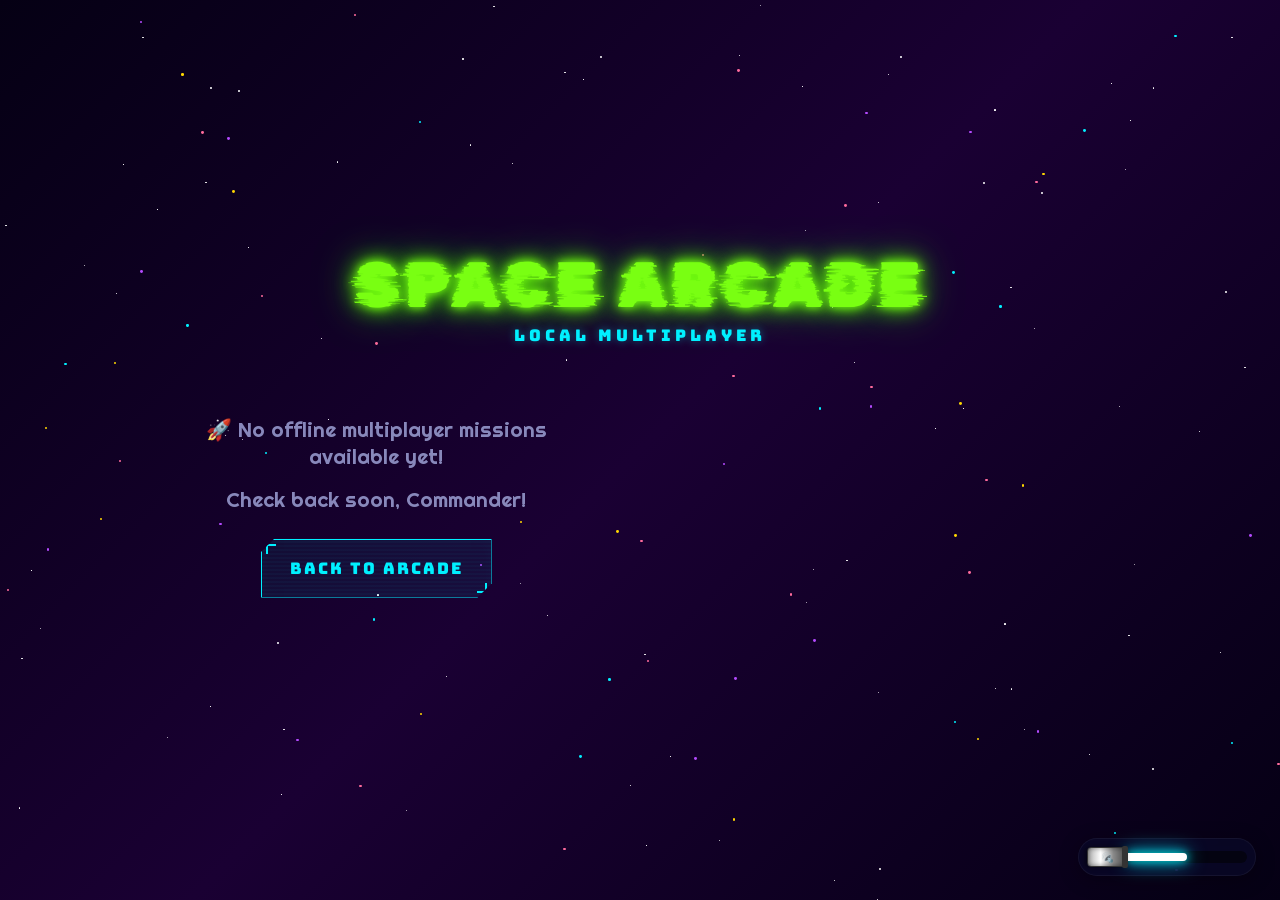
<file: offline.html>
<!DOCTYPE html>
<html lang="en">
<head>
  <meta charset="UTF-8">
  <meta name="viewport" content="width=device-width, initial-scale=1.0">
  <meta name="description" content="Space Arcade — Local multiplayer games coming soon!">
  <title>Space Arcade — Local Multiplayer</title>
  <link rel="icon" type="image/svg+xml" href="assets/spaceship.svg">
  <link rel="stylesheet" href="css/style.css?v=4">
</head>
<body class="no-scroll">

  <!-- Starfield Background -->
  <div id="starfield"></div>

  <!-- Page Content -->
  <div class="page-content compact-page">

    <!-- Header Banner -->
    <header class="arcade-header">
      <a href="index.html" class="arcade-logo-link">
        <h1 class="arcade-logo">SPACE ARCADE</h1>
      </a>
      <p class="arcade-subtitle">LOCAL MULTIPLAYER</p>
    </header>

    <!-- Game Cards Grid -->
    <section class="games-grid compact-grid" id="games-grid">
      <div class="coming-soon-msg">
        <p>🚀 No offline multiplayer missions available yet!</p>
        <p>Check back soon, Commander!</p>
        <a href="index.html" class="synth-btn" data-tip="🏠 Go back to the main menu!"><span class="btn-scanline"></span>BACK TO ARCADE</a>
      </div>
    </section>

  </div>

  <!-- Lightsaber Volume UI -->
  <div id="lightsaber-volume">
    <div class="hilt-btn"></div>
    <div class="blade-container">
      <div class="blade-glow"></div>
      <input type="range" min="0" max="1" step="0.01" value="0.5" class="volume-slider">
    </div>
  </div>

  <!-- Scripts -->
  <script src="js/stars.js"></script>
  <script src="js/cursor.js"></script>
  <script src="js/audio.js"></script>
  <script src="js/volume.js"></script>
  <script src="js/tooltips.js"></script>

</body>
</html>
</file>
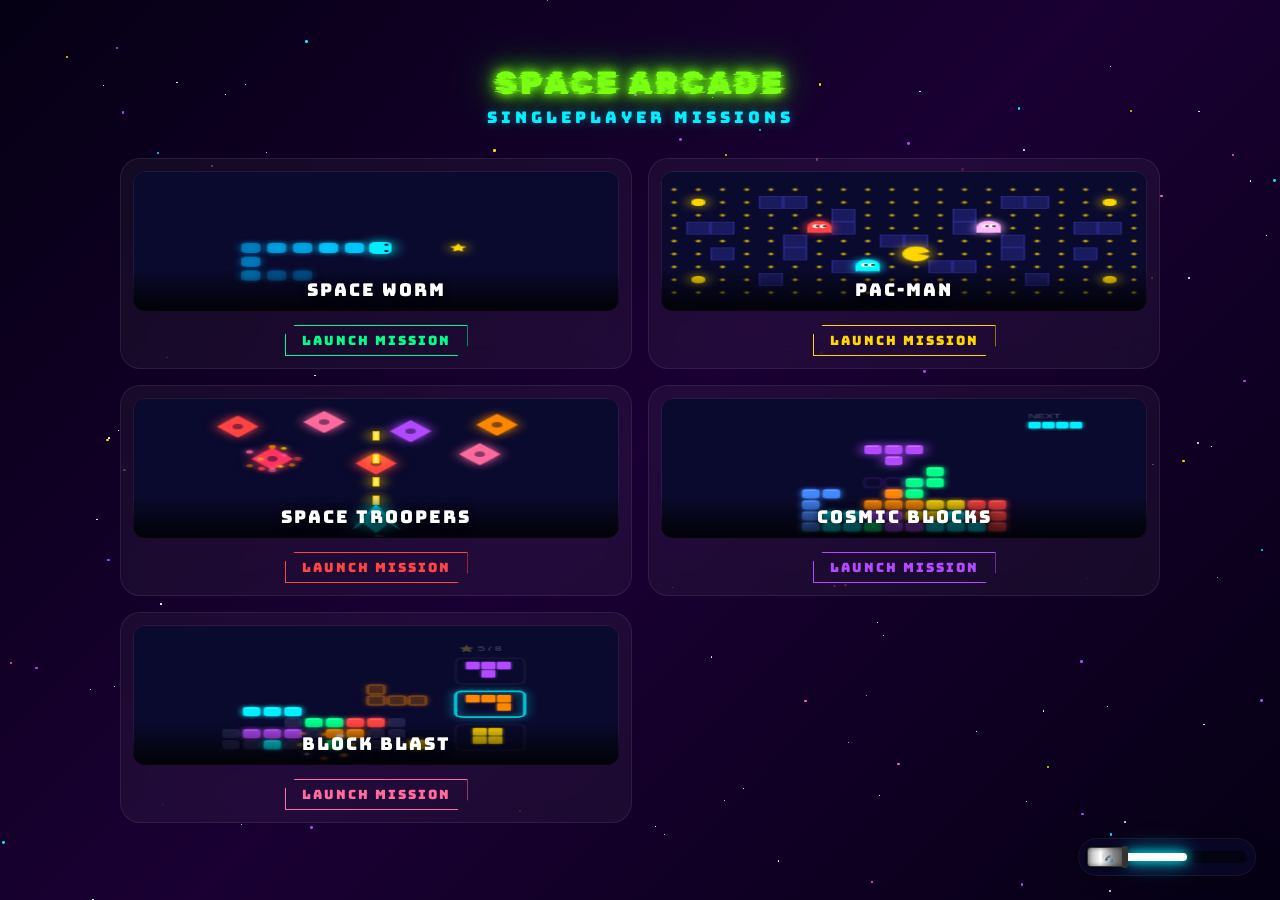
<file: singleplayer.html>
<!DOCTYPE html>
<html lang="en">
<head>
  <meta charset="UTF-8">
  <meta name="viewport" content="width=device-width, initial-scale=1.0">
  <meta name="description" content="Space Arcade — Play retro games like Snake, Pac-Man, and Space Troopers in a cosmic space adventure!">
  <title>Space Arcade — Single Player</title>
  <link rel="icon" type="image/svg+xml" href="assets/spaceship.svg">
  <link rel="stylesheet" href="css/style.css?v=5">
</head>
<body class="no-scroll">

  <!-- Starfield Background -->
  <div id="starfield"></div>

  <!-- Page Content -->
  <div class="page-content compact-page">

    <!-- Header Banner -->
    <header class="arcade-header">
      <a href="index.html" class="arcade-logo-link">
        <h1 class="arcade-logo small">SPACE ARCADE</h1>
      </a>
      <p class="arcade-subtitle">SINGLEPLAYER MISSIONS</p>
    </header>

    <!-- Game Cards Grid -->
    <section class="games-grid compact-grid" id="games-grid">

      <!-- Snake -->
      <a href="games/snake.html" target="_blank" class="game-card thumb-card" data-game="snake" id="card-snake" data-tip="🐍 Guide your space worm and collect stars! Use arrow keys to move.">
        <div class="thumb-wrap">
          <canvas class="card-preview" id="preview-snake" width="280" height="150"></canvas>
          <h2 class="thumb-title">Space Worm</h2>
        </div>
        <span class="card-play-btn">Launch Mission</span>
      </a>

      <!-- Pac-Man -->
      <a href="games/pacman.html" target="_blank" class="game-card thumb-card" data-game="pacman" id="card-pacman" data-tip="👻 Eat all the dots and run from ghosts! Use arrow keys to move.">
        <div class="thumb-wrap">
          <canvas class="card-preview" id="preview-pacman" width="280" height="150"></canvas>
          <h2 class="thumb-title">Pac-Man</h2>
        </div>
        <span class="card-play-btn">Launch Mission</span>
      </a>

      <!-- Space Troopers -->
      <a href="games/troopers.html" target="_blank" class="game-card thumb-card" data-game="troopers" id="card-troopers" data-tip="👾 Shoot the aliens before they reach you! Use arrows to move, Space to fire.">
        <div class="thumb-wrap">
          <canvas class="card-preview" id="preview-troopers" width="280" height="150"></canvas>
          <h2 class="thumb-title">Space Troopers</h2>
        </div>
        <span class="card-play-btn">Launch Mission</span>
      </a>

      <!-- Tetris -->
      <a href="games/tetris.html" target="_blank" class="game-card thumb-card" data-game="tetris" id="card-tetris" data-tip="🧱 Stack the blocks and clear lines! Use arrows to move, Up to rotate.">
        <div class="thumb-wrap">
          <canvas class="card-preview" id="preview-tetris" width="280" height="150"></canvas>
          <h2 class="thumb-title">Cosmic Blocks</h2>
        </div>
        <span class="card-play-btn">Launch Mission</span>
      </a>

      <!-- Block Blast -->
      <a href="games/blockblast.html" target="_blank" class="game-card thumb-card" data-game="blockblast" id="card-blockblast" data-tip="💥 Place blocks, clear lines, earn stars! Drag & drop or use keyboard.">
        <div class="thumb-wrap">
          <canvas class="card-preview" id="preview-blockblast" width="280" height="150"></canvas>
          <h2 class="thumb-title">Block Blast</h2>
        </div>
        <span class="card-play-btn">Launch Mission</span>
      </a>

    </section>

  </div>

  <!-- Lightsaber Volume UI -->
  <div id="lightsaber-volume">
    <div class="hilt-btn"></div>
    <div class="blade-container">
      <div class="blade-glow"></div>
      <input type="range" min="0" max="1" step="0.01" value="0.5" class="volume-slider">
    </div>
  </div>

  <!-- Scripts -->
  <script src="js/stars.js"></script>
  <script src="js/cursor.js"></script>
  <script src="js/audio.js"></script>
  <script src="js/volume.js"></script>
  <script src="js/previews.js"></script>
  <script src="js/tooltips.js"></script>

</body>
</html>
</file>
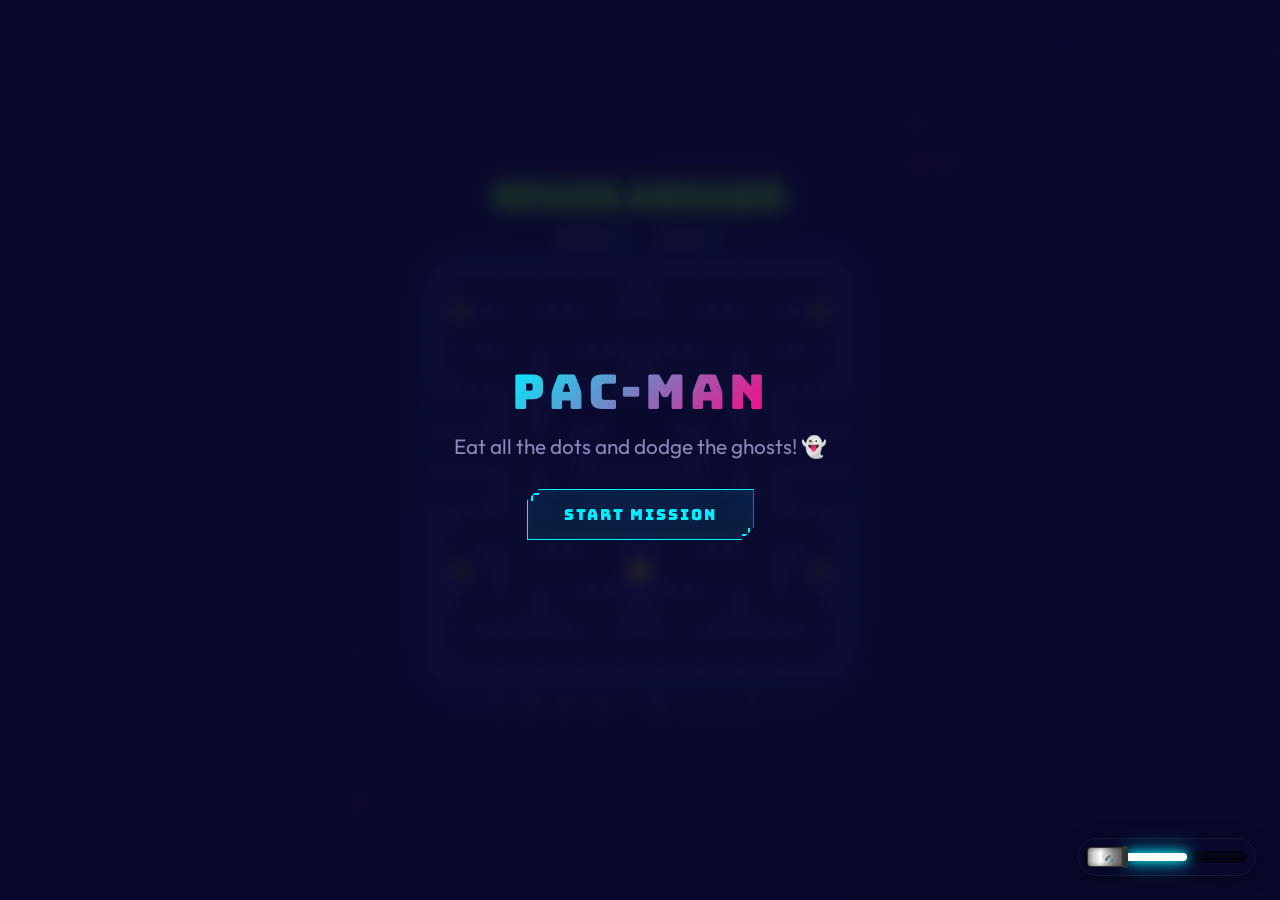
<file: games/pacman.html>
<!DOCTYPE html>
<html lang="en">
<head>
  <meta charset="UTF-8">
  <meta name="viewport" content="width=device-width, initial-scale=1.0">
  <meta name="description" content="Pac-Man — Navigate the galactic maze in Space Arcade!">
  <title>Pac-Man — Space Arcade</title>
  <link rel="icon" type="image/svg+xml" href="../assets/spaceship.svg">
  <link rel="stylesheet" href="../css/style.css?v=4">
</head>
<body class="no-scroll">

  <div id="starfield"></div>

  <div class="page-content game-page compact-page">
    <header class="arcade-header game-arcade-header">
      <a href="../index.html" class="arcade-logo-link">
        <h1 class="arcade-logo small">SPACE ARCADE</h1>
      </a>
    </header>
    <div class="game-hud">
      <div>Score: <span class="value" id="score">0</span></div>
      <div>Lives: <span class="value" id="lives">3</span></div>
    </div>
    <div class="game-canvas-wrap">
      <canvas id="game-canvas" width="420" height="460"></canvas>
    </div>
    <p class="game-controls-hint">
      Use <kbd>↑</kbd> <kbd>↓</kbd> <kbd>←</kbd> <kbd>→</kbd> or <kbd>W</kbd><kbd>A</kbd><kbd>S</kbd><kbd>D</kbd> to move
    </p>
  </div>

  <!-- Start Overlay -->
  <div class="game-overlay" id="start-overlay">
    <div class="overlay-title">Pac-Man</div>
    <p class="overlay-score">Eat all the dots and dodge the ghosts! 👻</p>
    <div class="overlay-buttons">
      <button class="btn btn-primary" id="start-btn" data-tip="🚀 Click to begin your mission!">Start Mission</button>
    </div>
  </div>

  <!-- Game Over Overlay -->
  <div class="game-overlay hidden" id="gameover-overlay">
    <div class="overlay-title" id="gameover-title">Game Over</div>
    <p class="overlay-score" id="gameover-text">Score: <span class="highlight">0</span></p>
    <div class="overlay-buttons">
      <button class="btn btn-primary" id="retry-btn" data-tip="💪 Don't give up! Try again!">Try Again</button>
      <a href="../index.html" class="btn btn-secondary" data-tip="🏠 Go back and pick another game!">Back to Arcade</a>
    </div>
  </div>

  <!-- Lightsaber Volume UI -->
  <div id="lightsaber-volume">
    <div class="hilt-btn"></div>
    <div class="blade-container">
      <div class="blade-glow"></div>
      <input type="range" min="0" max="1" step="0.01" value="0.5" class="volume-slider">
    </div>
  </div>

  <script src="../js/stars.js"></script>
  <script src="../js/cursor.js"></script>
  <script src="../js/audio.js"></script>
  <script src="../js/volume.js"></script>
  <script src="../js/tooltips.js"></script>
  <script src="pacman.js"></script>

</body>
</html>
</file>
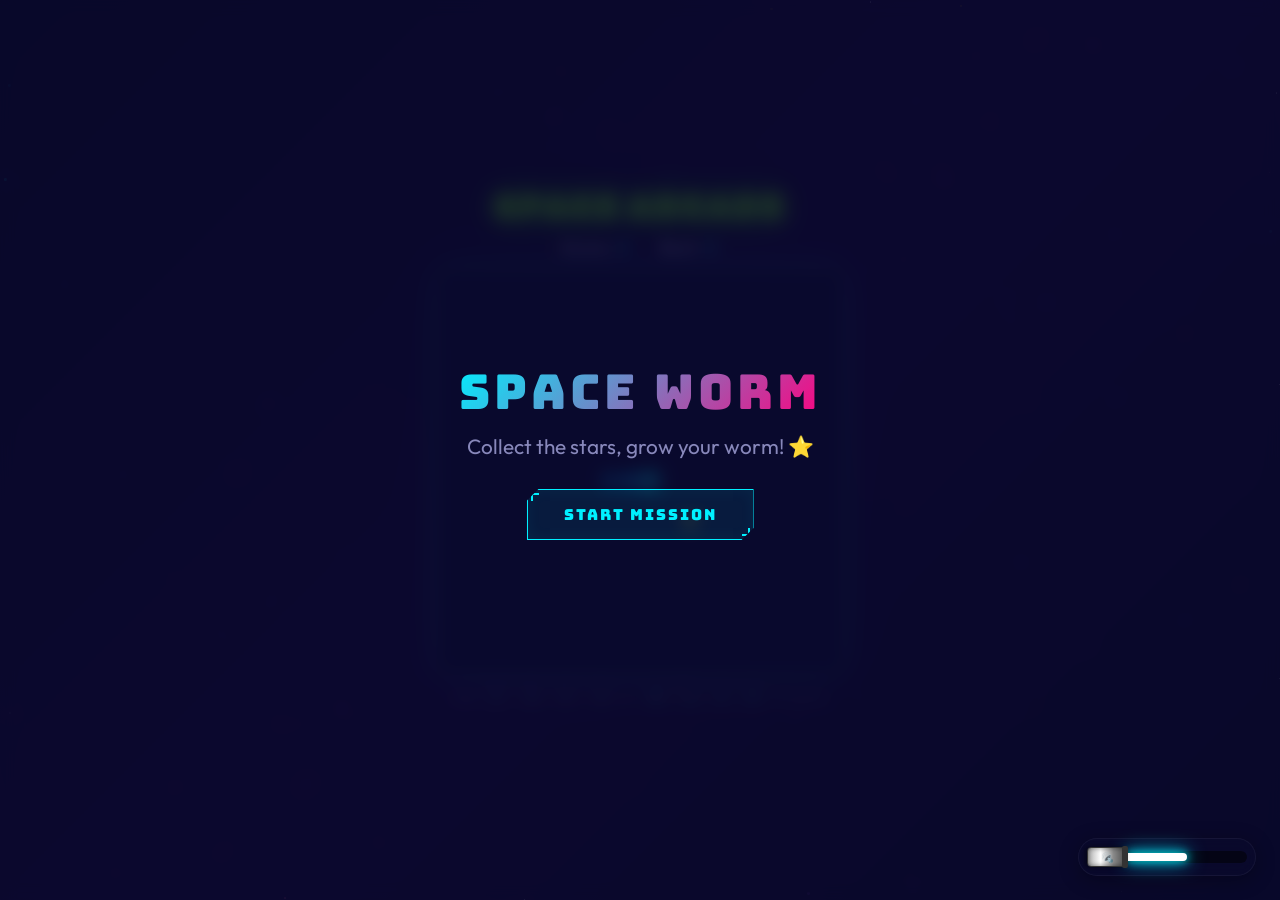
<file: games/snake.html>
<!DOCTYPE html>
<html lang="en">
<head>
  <meta charset="UTF-8">
  <meta name="viewport" content="width=device-width, initial-scale=1.0">
  <meta name="description" content="Space Worm — A cosmic snake game in Space Arcade!">
  <title>Space Worm — Space Arcade</title>
  <link rel="icon" type="image/svg+xml" href="../assets/spaceship.svg">
  <link rel="stylesheet" href="../css/style.css?v=4">
</head>
<body class="no-scroll">

  <div id="starfield"></div>

  <div class="page-content game-page compact-page">
    <header class="arcade-header game-arcade-header">
      <a href="../index.html" class="arcade-logo-link">
        <h1 class="arcade-logo small">SPACE ARCADE</h1>
      </a>
    </header>
    <div class="game-hud">
      <div>Score: <span class="value" id="score">0</span></div>
      <div>Best: <span class="value" id="high-score">0</span></div>
    </div>
    <div class="game-canvas-wrap">
      <canvas id="game-canvas" width="400" height="400"></canvas>
    </div>
    <p class="game-controls-hint">
      Use <kbd>↑</kbd> <kbd>↓</kbd> <kbd>←</kbd> <kbd>→</kbd> or <kbd>W</kbd><kbd>A</kbd><kbd>S</kbd><kbd>D</kbd> to move
    </p>
  </div>

  <!-- Start Overlay -->
  <div class="game-overlay" id="start-overlay">
    <div class="overlay-title">Space Worm</div>
    <p class="overlay-score">Collect the stars, grow your worm! ⭐</p>
    <div class="overlay-buttons">
      <button class="btn btn-primary" id="start-btn" data-tip="🚀 Click to begin your mission!">Start Mission</button>
    </div>
  </div>

  <!-- Game Over Overlay -->
  <div class="game-overlay hidden" id="gameover-overlay">
    <div class="overlay-title">Game Over</div>
    <p class="overlay-score" id="gameover-text">Score: <span class="highlight">0</span></p>
    <div class="overlay-buttons">
      <button class="btn btn-primary" id="retry-btn" data-tip="💪 Don't give up! Try again!">Try Again</button>
      <a href="../index.html" class="btn btn-secondary" data-tip="🏠 Go back and pick another game!">Back to Arcade</a>
    </div>
  </div>

  <!-- Lightsaber Volume UI -->
  <div id="lightsaber-volume">
    <div class="hilt-btn"></div>
    <div class="blade-container">
      <div class="blade-glow"></div>
      <input type="range" min="0" max="1" step="0.01" value="0.5" class="volume-slider">
    </div>
  </div>

  <script src="../js/stars.js"></script>
  <script src="../js/cursor.js"></script>
  <script src="../js/audio.js"></script>
  <script src="../js/volume.js"></script>
  <script src="../js/tooltips.js"></script>
  <script src="snake.js"></script>

</body>
</html>
</file>
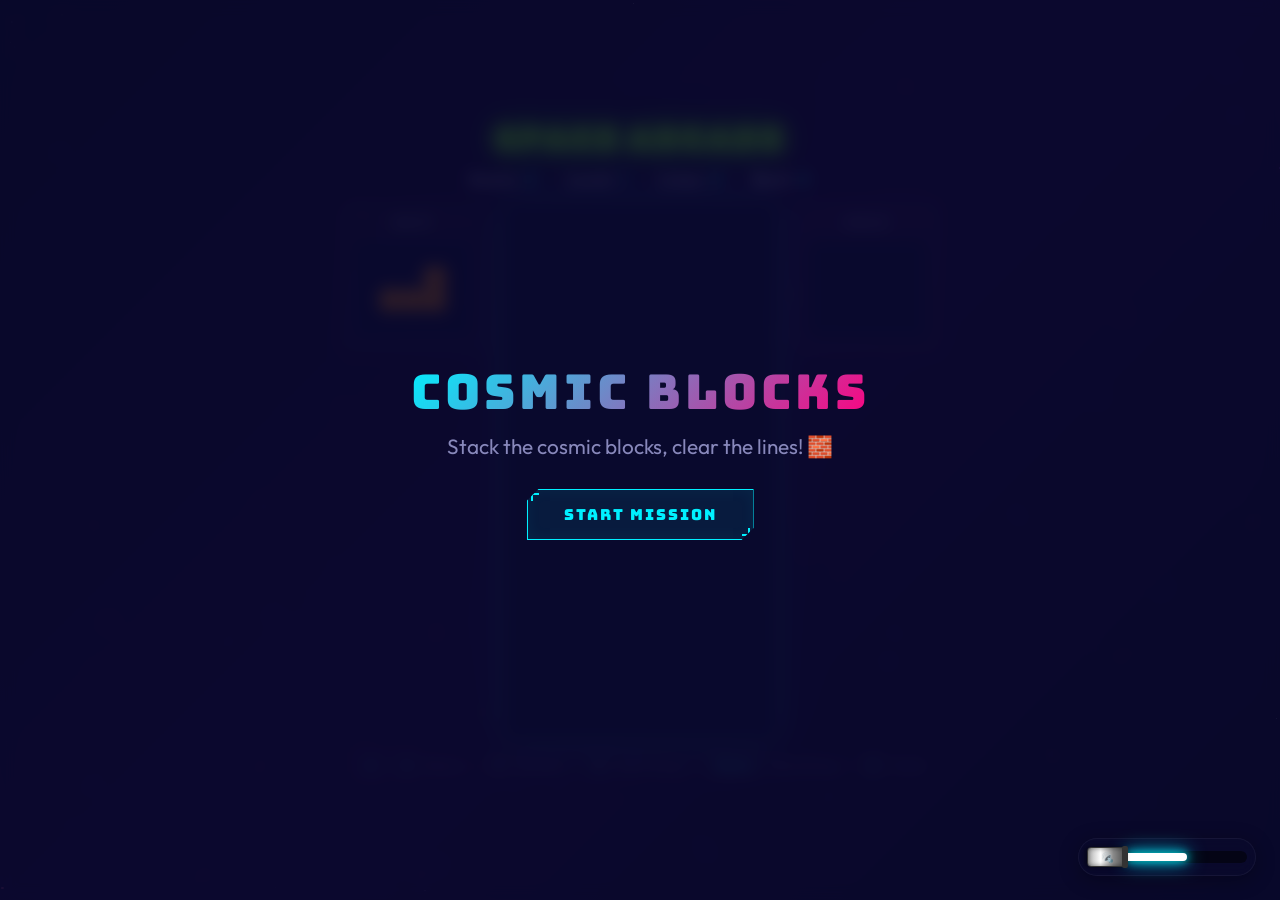
<file: games/tetris.html>
<!DOCTYPE html>
<html lang="en">
<head>
  <meta charset="UTF-8">
  <meta name="viewport" content="width=device-width, initial-scale=1.0">
  <meta name="description" content="Cosmic Blocks — A space-themed Tetris game in Space Arcade!">
  <title>Cosmic Blocks — Space Arcade</title>
  <link rel="icon" type="image/svg+xml" href="../assets/spaceship.svg">
  <link rel="stylesheet" href="../css/style.css?v=4">
</head>
<body class="no-scroll">

  <div id="starfield"></div>

  <div class="page-content game-page compact-page">
    <header class="arcade-header game-arcade-header">
      <a href="../index.html" class="arcade-logo-link">
        <h1 class="arcade-logo small">SPACE ARCADE</h1>
      </a>
    </header>
    <div class="game-hud">
      <div>Score: <span class="value" id="score">0</span></div>
      <div>Level: <span class="value" id="level">1</span></div>
      <div>Lines: <span class="value" id="lines">0</span></div>
      <div>Best: <span class="value" id="high-score">0</span></div>
    </div>
    <div class="tetris-layout">
      <div class="tetris-side-panel" id="next-panel">
        <p class="panel-label">Next</p>
        <canvas id="next-canvas" width="120" height="100"></canvas>
      </div>
      <div class="game-canvas-wrap">
        <canvas id="game-canvas" width="300" height="600"></canvas>
      </div>
      <div class="tetris-side-panel" id="hold-panel">
        <p class="panel-label">Hold</p>
        <canvas id="hold-canvas" width="120" height="100"></canvas>
      </div>
    </div>
    <p class="game-controls-hint">
      <kbd>←</kbd> <kbd>→</kbd> Move &nbsp;|&nbsp;
      <kbd>↑</kbd> Rotate &nbsp;|&nbsp;
      <kbd>↓</kbd> Soft Drop &nbsp;|&nbsp;
      <kbd>Space</kbd> Hard Drop &nbsp;|&nbsp;
      <kbd>C</kbd> Hold
    </p>
  </div>

  <!-- Start Overlay -->
  <div class="game-overlay" id="start-overlay">
    <div class="overlay-title">Cosmic Blocks</div>
    <p class="overlay-score">Stack the cosmic blocks, clear the lines! 🧱</p>
    <div class="overlay-buttons">
      <button class="btn btn-primary" id="start-btn" data-tip="🚀 Click to begin your mission!">Start Mission</button>
    </div>
  </div>

  <!-- Game Over Overlay -->
  <div class="game-overlay hidden" id="gameover-overlay">
    <div class="overlay-title">Game Over</div>
    <p class="overlay-score" id="gameover-text">Score: <span class="highlight">0</span></p>
    <div class="overlay-buttons">
      <button class="btn btn-primary" id="retry-btn" data-tip="💪 Don't give up! Try again!">Try Again</button>
      <a href="../index.html" class="btn btn-secondary" data-tip="🏠 Go back and pick another game!">Back to Arcade</a>
    </div>
  </div>

  <!-- Lightsaber Volume UI -->
  <div id="lightsaber-volume">
    <div class="hilt-btn"></div>
    <div class="blade-container">
      <div class="blade-glow"></div>
      <input type="range" min="0" max="1" step="0.01" value="0.5" class="volume-slider">
    </div>
  </div>

  <script src="../js/stars.js"></script>
  <script src="../js/cursor.js"></script>
  <script src="../js/audio.js"></script>
  <script src="../js/volume.js"></script>
  <script src="../js/tooltips.js"></script>
  <script src="tetris.js"></script>

</body>
</html>
</file>
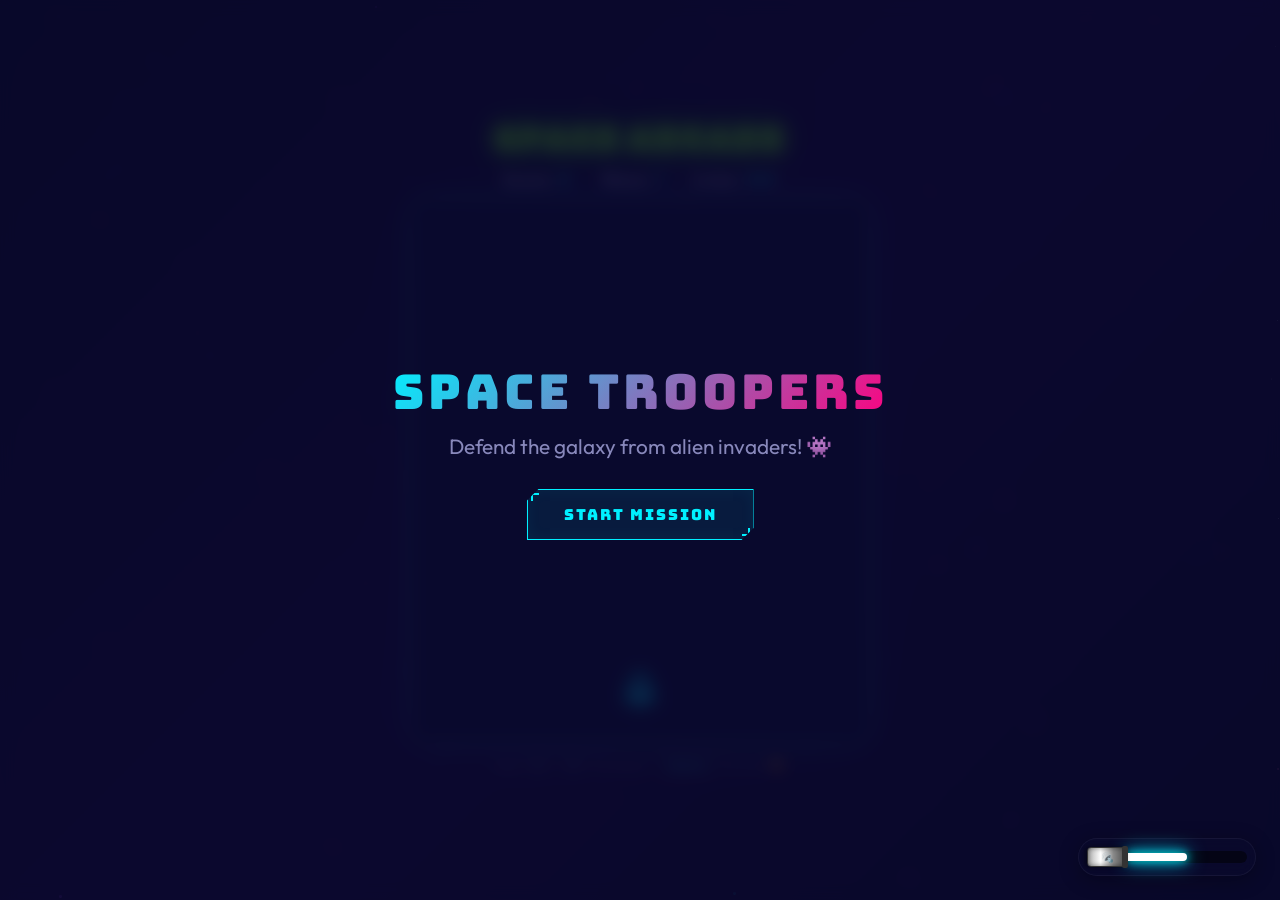
<file: games/troopers.html>
<!DOCTYPE html>
<html lang="en">
<head>
  <meta charset="UTF-8">
  <meta name="viewport" content="width=device-width, initial-scale=1.0">
  <meta name="description" content="Space Troopers — Blast through waves of alien invaders in Space Arcade!">
  <title>Space Troopers — Space Arcade</title>
  <link rel="icon" type="image/svg+xml" href="../assets/spaceship.svg">
  <link rel="stylesheet" href="../css/style.css?v=4">
</head>
<body class="no-scroll">

  <div id="starfield"></div>

  <div class="page-content game-page compact-page">
    <header class="arcade-header game-arcade-header">
      <a href="../index.html" class="arcade-logo-link">
        <h1 class="arcade-logo small">SPACE ARCADE</h1>
      </a>
    </header>
    <div class="game-hud">
      <div>Score: <span class="value" id="score">0</span></div>
      <div>Wave: <span class="value" id="wave">1</span></div>
      <div>Lives: <span class="value" id="lives">♥♥♥</span></div>
    </div>
    <div class="game-canvas-wrap">
      <canvas id="game-canvas" width="500" height="600"></canvas>
    </div>
    <p class="game-controls-hint">
      Use <kbd>←</kbd> <kbd>→</kbd> to move · <kbd>Space</kbd> to fire 🔫
    </p>
  </div>

  <!-- Start Overlay -->
  <div class="game-overlay" id="start-overlay">
    <div class="overlay-title">Space Troopers</div>
    <p class="overlay-score">Defend the galaxy from alien invaders! 👾</p>
    <div class="overlay-buttons">
      <button class="btn btn-primary" id="start-btn" data-tip="🚀 Click to begin your mission!">Start Mission</button>
    </div>
  </div>

  <!-- Game Over Overlay -->
  <div class="game-overlay hidden" id="gameover-overlay">
    <div class="overlay-title">Mission Failed</div>
    <p class="overlay-score" id="gameover-text">Score: <span class="highlight">0</span></p>
    <div class="overlay-buttons">
      <button class="btn btn-primary" id="retry-btn" data-tip="💪 Don't give up! Try again!">Try Again</button>
      <a href="../index.html" class="btn btn-secondary" data-tip="🏠 Go back and pick another game!">Back to Arcade</a>
    </div>
  </div>

  <!-- Wave Clear Overlay -->
  <div class="game-overlay hidden" id="wave-overlay">
    <div class="overlay-title" id="wave-title">Wave 1 Clear!</div>
    <p class="overlay-score">Get ready for the next wave…</p>
  </div>

  <!-- Lightsaber Volume UI -->
  <div id="lightsaber-volume">
    <div class="hilt-btn"></div>
    <div class="blade-container">
      <div class="blade-glow"></div>
      <input type="range" min="0" max="1" step="0.01" value="0.5" class="volume-slider">
    </div>
  </div>

  <script src="../js/stars.js"></script>
  <script src="../js/cursor.js"></script>
  <script src="../js/audio.js"></script>
  <script src="../js/volume.js"></script>
  <script src="../js/tooltips.js"></script>
  <script src="troopers.js"></script>

</body>
</html>
</file>
<file: css/style.css>
/* ===== SPACE ARCADE — Design System ===== */
@import url('https://fonts.googleapis.com/css2?family=Outfit:wght@300;400;600;700;800;900&family=Bungee&family=Righteous&family=Rubik+Glitch&display=swap');

/* --- Custom Properties --- */
:root {
  --bg-deep: #050014;
  --bg-mid: #0d0026;
  --bg-surface: #1a0033;
  --cyan: #00f0ff;
  --purple: #7000ff;
  --pink: #ff007f;
  --yellow: #ffd700;
  --orange: #ffaa00;
  --text: #e0e0ff;
  --text-muted: #8888bb;
  --glass: rgba(255, 255, 255, 0.04);
  --glass-border: rgba(255, 255, 255, 0.08);
  --glass-hover: rgba(255, 255, 255, 0.08);
  --radius-lg: 20px;
  --radius-md: 12px;
  --radius-sm: 8px;
  --font: 'Outfit', sans-serif;
  --font-funky: 'Bungee', cursive;
  --font-playful: 'Righteous', cursive;
  --font-glitch: 'Rubik Glitch', system-ui;
  --glow-cyan: 0 0 20px rgba(0, 240, 255, 0.3), 0 0 60px rgba(0, 240, 255, 0.1);
  --glow-purple: 0 0 20px rgba(180, 74, 255, 0.3), 0 0 60px rgba(180, 74, 255, 0.1);
  --glow-pink: 0 0 20px rgba(255, 107, 157, 0.3), 0 0 60px rgba(255, 107, 157, 0.1);
}

/* --- Reset --- */
*, *::before, *::after {
  margin: 0;
  padding: 0;
  box-sizing: border-box;
}

html {
  scroll-behavior: smooth;
}

body {
  font-family: var(--font);
  background: linear-gradient(135deg, var(--bg-deep) 0%, var(--bg-surface) 50%, var(--bg-deep) 100%);
  color: var(--text);
  min-height: 100vh;
  overflow-x: hidden;
  cursor: none;
  position: relative;
}

body.no-scroll {
  overflow: hidden;
  height: 100vh;
}

a { cursor: none; }
button { cursor: none; }

/* --- Starfield Background --- */
#starfield {
  position: fixed;
  top: 0;
  left: 0;
  width: 100%;
  height: 100%;
  z-index: 0;
  pointer-events: none;
}

.star {
  position: absolute;
  border-radius: 50%;
  background: #fff;
  animation: twinkle var(--duration) ease-in-out infinite alternate;
}

@keyframes twinkle {
  0% { opacity: var(--min-opacity, 0.2); transform: scale(1); }
  100% { opacity: var(--max-opacity, 1); transform: scale(1.3); }
}

.shooting-star {
  position: absolute;
  width: 100px;
  height: 2px;
  background: linear-gradient(90deg, var(--color, #fff), transparent);
  border-radius: 1px;
  animation: shoot 1.2s cubic-bezier(0.4, 0, 0.2, 1) forwards;
  opacity: 0;
  box-shadow: 0 0 15px var(--color, rgba(255,255,255,0.8));
}

@keyframes shoot {
  0% { opacity: 0; transform: rotate(var(--rot, 30deg)) translateX(0); }
  10% { opacity: 1; }
  100% { opacity: 0; transform: rotate(var(--rot, 30deg)) translateX(500px); }
}

/* --- Custom Cursor --- */
#spaceship-cursor {
  position: fixed;
  width: 32px;
  height: 32px;
  pointer-events: none;
  z-index: 10000;
  transform: translate(-50%, -50%);
  transition: none;
  filter: drop-shadow(0 0 6px var(--cyan)) drop-shadow(0 0 12px rgba(0, 240, 255, 0.3));
}

.cursor-trail {
  position: fixed;
  width: 4px;
  height: 4px;
  border-radius: 50%;
  pointer-events: none;
  z-index: 9999;
  animation: trailFade 0.6s ease-out forwards;
}

@keyframes trailFade {
  0% { opacity: 0.8; transform: scale(1); }
  100% { opacity: 0; transform: scale(0.2); }
}

/* --- Layout --- */
.page-content {
  position: relative;
  z-index: 1;
  min-height: 100vh;
  display: flex;
  flex-direction: column;
  align-items: center;
}

.compact-page {
  height: 100vh;
  min-height: unset;
  justify-content: center;
  padding: 10px 20px;
}

.home-page {
  height: 100vh;
  min-height: unset;
  justify-content: center;
  padding: 20px;
}

/* --- Arcade Header (used across all pages) --- */
.arcade-header {
  text-align: center;
  margin-bottom: 20px;
  flex-shrink: 0;
}

.arcade-logo-link {
  text-decoration: none;
}

.arcade-logo {
  font-family: var(--font-glitch);
  font-size: 4rem;
  font-weight: 400;
  color: #79ff12;
  text-shadow: 0 0 10px #79ff12, 0 0 20px #5eff00, 0 0 40px #22aa00;
  letter-spacing: 5px;
  text-transform: uppercase;
  line-height: 1;
}

.arcade-logo.small {
  font-size: 2rem;
  letter-spacing: 3px;
}

.arcade-subtitle {
  font-family: var(--font-funky);
  font-size: 1rem;
  color: var(--cyan);
  letter-spacing: 4px;
  margin-top: 8px;
  text-shadow: 0 0 8px rgba(0, 240, 255, 0.4);
}

.game-arcade-header {
  margin-bottom: 8px;
}

/* --- Kid-Friendly Tooltip --- */
.kid-tooltip {
  position: fixed;
  z-index: 10001;
  pointer-events: none;
  background: rgba(10, 0, 30, 0.95);
  color: #ffd700;
  font-family: var(--font-playful);
  font-size: 0.95rem;
  padding: 10px 16px;
  border-radius: 12px;
  border: 2px solid rgba(255, 215, 0, 0.4);
  box-shadow: 0 0 20px rgba(255, 215, 0, 0.2), 0 4px 15px rgba(0, 0, 0, 0.5);
  max-width: 280px;
  line-height: 1.4;
  opacity: 0;
  transform: translateY(5px);
  transition: opacity 0.2s ease, transform 0.2s ease;
  white-space: normal;
}

.kid-tooltip.visible {
  opacity: 1;
  transform: translateY(0);
}

/* --- Coming Soon Message --- */
.coming-soon-msg {
  text-align: center;
  width: 100%;
  padding: 40px;
  color: var(--text-muted);
  font-family: var(--font-playful);
  font-size: 1.3rem;
  display: flex;
  flex-direction: column;
  align-items: center;
  gap: 16px;
}

.coming-soon-msg .synth-btn {
  margin-top: 10px;
}

/* --- Hero Section --- */
.hero {
  text-align: center;
  padding: 80px 20px 40px;
  max-width: 800px;
}

.hero-title {
  font-family: var(--font-funky);
  font-size: clamp(2.5rem, 8vw, 5rem);
  font-weight: 400;
  letter-spacing: 6px;
  text-transform: uppercase;
  background: linear-gradient(135deg, var(--cyan), var(--purple), var(--pink));
  -webkit-background-clip: text;
  -webkit-text-fill-color: transparent;
  background-clip: text;
  filter: drop-shadow(0 0 30px rgba(0, 240, 255, 0.4));
  animation: titlePulse 3s ease-in-out infinite alternate;
  line-height: 1.1;
}

@keyframes titlePulse {
  0% { filter: drop-shadow(0 0 20px rgba(0, 240, 255, 0.3)); }
  50% { filter: drop-shadow(0 0 40px rgba(180, 74, 255, 0.5)); }
  100% { filter: drop-shadow(0 0 20px rgba(255, 107, 157, 0.3)); }
}

.hero-subtitle {
  font-size: clamp(1rem, 3vw, 1.4rem);
  font-weight: 300;
  color: var(--text-muted);
  margin-top: 16px;
  letter-spacing: 2px;
}

.hero-subtitle span {
  color: var(--cyan);
  font-weight: 600;
}

/* --- Game Card Grid --- */
.games-grid {
  display: grid;
  grid-template-columns: repeat(auto-fit, minmax(280px, 1fr));
  gap: 30px;
  padding: 40px 30px;
  max-width: 1100px;
  width: 100%;
}

.compact-grid {
  gap: 16px;
  padding: 10px 30px;
  grid-template-columns: repeat(2, 1fr);
}

.compact-grid .game-card {
  padding: 12px;
}

.compact-grid .card-preview {
  height: 120px;
  margin-bottom: 0;
}

.compact-grid .card-tagline {
  display: none;
}

/* --- Thumbnail Card (title overlaid on preview) --- */
.thumb-card {
  padding: 10px;
}

.thumb-wrap {
  position: relative;
  border-radius: var(--radius-md);
  overflow: hidden;
  margin-bottom: 8px;
}

.thumb-wrap .card-preview {
  margin-bottom: 0;
  width: 100%;
  height: 140px;
  display: block;
}

.thumb-title {
  position: absolute;
  bottom: 0;
  left: 0;
  right: 0;
  padding: 10px 12px;
  font-family: var(--font-funky);
  font-size: 1.1rem;
  font-weight: 400;
  color: #fff;
  text-transform: uppercase;
  letter-spacing: 2px;
  background: linear-gradient(transparent, rgba(0,0,0,0.85));
  text-shadow: 0 2px 8px rgba(0,0,0,0.8);
}

.thumb-card .card-play-btn {
  margin-top: 6px;
  padding: 6px 16px;
  font-size: 0.8rem;
  opacity: 1;
  transform: none;
}

/* --- Game Card --- */
.game-card {
  background: var(--glass);
  border: 1px solid var(--glass-border);
  border-radius: var(--radius-lg);
  padding: 40px 30px 35px;
  text-align: center;
  backdrop-filter: blur(12px);
  -webkit-backdrop-filter: blur(12px);
  transition: all 0.4s cubic-bezier(0.25, 0.46, 0.45, 0.94);
  position: relative;
  overflow: hidden;
  text-decoration: none;
  display: block;
  color: var(--text);
}

.game-card::before {
  content: '';
  position: absolute;
  top: 0;
  left: 0;
  right: 0;
  height: 3px;
  background: linear-gradient(90deg, transparent, var(--card-accent, var(--cyan)), transparent);
  opacity: 0;
  transition: opacity 0.4s;
}

.game-card:hover {
  transform: translateY(-10px) scale(1.02);
  background: var(--glass-hover);
  border-color: var(--card-accent, var(--cyan));
  box-shadow: var(--card-glow, var(--glow-cyan));
}

.game-card:hover::before {
  opacity: 1;
}

.game-card:active {
  transform: translateY(-4px) scale(0.98);
}

.card-preview {
  width: 100%;
  height: 150px;
  border-radius: var(--radius-md);
  margin-bottom: 16px;
  display: block;
  border: 1px solid rgba(255, 255, 255, 0.06);
  transition: transform 0.4s, box-shadow 0.4s;
  box-shadow: inset 0 0 30px rgba(0, 0, 0, 0.3);
}

.game-card:hover .card-preview {
  transform: scale(1.03);
  box-shadow: inset 0 0 30px rgba(0, 0, 0, 0.3), 0 0 20px rgba(0, 240, 255, 0.1);
}

.card-title {
  font-size: 1.5rem;
  font-weight: 700;
  margin-bottom: 8px;
  letter-spacing: 1px;
}

.card-tagline {
  font-size: 0.95rem;
  color: var(--text-muted);
  font-weight: 300;
  line-height: 1.5;
}

.card-play-btn {
  display: inline-block;
  margin-top: 10px;
  padding: 8px 24px;
  border-radius: 0;
  background: transparent;
  color: var(--card-accent, var(--cyan));
  font-family: var(--font-funky);
  font-weight: 400;
  font-size: 0.8rem;
  letter-spacing: 2px;
  text-transform: uppercase;
  border: 1px solid var(--card-accent, var(--cyan));
  opacity: 0;
  transform: translateY(10px);
  transition: all 0.3s ease;
  clip-path: polygon(10px 0, 100% 0, 100% calc(100% - 10px), calc(100% - 10px) 100%, 0 100%, 0 10px);
  position: relative;
}

.card-play-btn:hover {
  background: var(--card-accent, var(--cyan));
  color: #000;
  box-shadow: 0 0 15px var(--card-accent, var(--cyan));
}

.game-card:hover .card-play-btn {
  opacity: 1;
  transform: translateY(0);
}

/* Card accent colors */
.game-card[data-game="snake"] {
  --card-accent: #00ff88;
  --card-accent-2: #00c9ff;
  --card-glow: 0 0 25px rgba(0, 255, 136, 0.15), 0 0 50px rgba(0, 255, 136, 0.05);
}

.game-card[data-game="pacman"] {
  --card-accent: #ffd700;
  --card-accent-2: #ff8c00;
  --card-glow: 0 0 25px rgba(255, 215, 0, 0.15), 0 0 50px rgba(255, 215, 0, 0.05);
}

.game-card[data-game="troopers"] {
  --card-accent: #ff4444;
  --card-accent-2: #ff8800;
  --card-glow: 0 0 25px rgba(255, 68, 68, 0.15), 0 0 50px rgba(255, 136, 0, 0.05);
}

.game-card[data-game="tetris"] {
  --card-accent: #b44aff;
  --card-accent-2: #00f0ff;
  --card-glow: 0 0 25px rgba(180, 74, 255, 0.15), 0 0 50px rgba(0, 240, 255, 0.05);
}

.game-card[data-game="pong"] {
  --card-accent: #00ff88;
  --card-accent-2: #00f0ff;
  --card-glow: 0 0 30px rgba(0, 255, 136, 0.2), 0 0 60px rgba(0, 240, 255, 0.1);
}

/* --- Featured Game Card --- */
.game-card.featured {
  grid-column: 1 / -1;
  display: grid;
  grid-template-columns: 1fr 1fr;
  gap: 0;
  padding: 0;
  text-align: left;
  position: relative;
  border: none;
  background: var(--glass);
  overflow: visible;
}

/* Animated gradient border ring */
.game-card.featured::before {
  content: '';
  position: absolute;
  inset: -2px;
  border-radius: calc(var(--radius-lg) + 2px);
  background: linear-gradient(135deg, #00ff88, #00f0ff, #b44aff, #ff6b9d, #00ff88);
  background-size: 300% 300%;
  animation: borderShift 4s ease-in-out infinite;
  z-index: -1;
  opacity: 1;
}

@keyframes borderShift {
  0%, 100% { background-position: 0% 50%; }
  50% { background-position: 100% 50%; }
}

.featured .card-preview {
  height: 100%;
  min-height: 220px;
  border-radius: var(--radius-lg) 0 0 var(--radius-lg);
  margin-bottom: 0;
  border: none;
  display: block;
  box-shadow: none;
}

.featured .featured-info {
  padding: 35px 35px 30px;
  display: flex;
  flex-direction: column;
  justify-content: center;
}

.featured-badge {
  display: inline-flex;
  align-items: center;
  gap: 6px;
  padding: 6px 16px;
  border-radius: 20px;
  background: linear-gradient(135deg, rgba(0, 255, 136, 0.15), rgba(0, 240, 255, 0.15));
  border: 1px solid rgba(0, 255, 136, 0.3);
  font-size: 0.7rem;
  font-weight: 700;
  letter-spacing: 2px;
  text-transform: uppercase;
  color: #00ff88;
  margin-bottom: 14px;
  width: fit-content;
  animation: badgePulse 2s ease-in-out infinite;
}

@keyframes badgePulse {
  0%, 100% { box-shadow: 0 0 8px rgba(0, 255, 136, 0.2); }
  50% { box-shadow: 0 0 20px rgba(0, 255, 136, 0.4); }
}

.featured .card-title {
  font-size: 2rem;
  margin-bottom: 10px;
}

.featured .card-tagline {
  font-size: 1.05rem;
  line-height: 1.6;
}

.featured .card-play-btn {
  margin-top: 24px;
  padding: 12px 34px;
  font-size: 0.95rem;
}

/* --- Pong Lobby UI --- */
.pong-lobby {
  display: flex;
  flex-direction: column;
  align-items: center;
  gap: 24px;
  width: 100%;
  max-width: 520px;
  padding: 0 16px;
}

.lobby-title {
  font-family: var(--font-funky);
  font-size: 2.8rem;
  font-weight: 400;
  letter-spacing: 4px;
  text-transform: uppercase;
  background: linear-gradient(135deg, #00ff88, #00f0ff, #b44aff);
  -webkit-background-clip: text;
  -webkit-text-fill-color: transparent;
  background-clip: text;
  margin-bottom: 0;
  filter: drop-shadow(0 0 20px rgba(0, 255, 136, 0.3));
}

.lobby-subtitle {
  color: var(--text-muted);
  font-size: 1.05rem;
  font-weight: 300;
  letter-spacing: 1px;
  margin-bottom: 6px;
}

.lobby-stars {
  font-size: 0.8rem;
  letter-spacing: 6px;
  color: var(--text-muted);
  opacity: 0.4;
  animation: starsTwinkle 3s ease-in-out infinite;
}

@keyframes starsTwinkle {
  0%, 100% { opacity: 0.3; }
  50% { opacity: 0.7; }
}

.lobby-divider {
  display: flex;
  align-items: center;
  gap: 12px;
  width: 80%;
  color: var(--text-muted);
  font-size: 0.7rem;
  letter-spacing: 3px;
  opacity: 0.4;
}

.lobby-divider::before,
.lobby-divider::after {
  content: '';
  flex: 1;
  height: 1px;
  background: linear-gradient(90deg, transparent, rgba(0, 240, 255, 0.3), transparent);
}

.lobby-options {
  display: flex;
  gap: 20px;
  width: 100%;
}

.lobby-option {
  flex: 1;
  background: rgba(255, 255, 255, 0.03);
  border: 1px solid rgba(255, 255, 255, 0.08);
  border-radius: 18px;
  padding: 28px 22px 24px;
  text-align: center;
  backdrop-filter: blur(16px);
  -webkit-backdrop-filter: blur(16px);
  transition: all 0.4s cubic-bezier(0.25, 0.46, 0.45, 0.94);
  position: relative;
  overflow: hidden;
}

.lobby-option::before {
  content: '';
  position: absolute;
  top: 0;
  left: 0;
  right: 0;
  height: 2px;
  background: linear-gradient(90deg, transparent, var(--opt-accent, #00ff88), transparent);
  opacity: 0;
  transition: opacity 0.4s;
}

.lobby-option:hover::before {
  opacity: 1;
}

#create-option { --opt-accent: #00ff88; }
#join-option { --opt-accent: #b44aff; }

.lobby-option:hover {
  border-color: rgba(255, 255, 255, 0.15);
  background: rgba(255, 255, 255, 0.06);
  transform: translateY(-4px);
  box-shadow: 0 8px 32px rgba(0, 0, 0, 0.3);
}

.lobby-option .option-icon {
  font-size: 2rem;
  margin-bottom: 8px;
  display: block;
}

.lobby-option h3 {
  font-size: 1.1rem;
  font-weight: 700;
  color: var(--text);
  margin-bottom: 4px;
  letter-spacing: 1px;
}

.lobby-option .option-desc {
  font-size: 0.78rem;
  color: var(--text-muted);
  font-weight: 300;
  margin-bottom: 18px;
  letter-spacing: 0.3px;
  line-height: 1.5;
}

.lobby-input-wrap {
  position: relative;
  margin-bottom: 12px;
}

.lobby-input-wrap .input-icon {
  position: absolute;
  left: 14px;
  top: 50%;
  transform: translateY(-50%);
  font-size: 0.85rem;
  pointer-events: none;
  opacity: 0.5;
  transition: opacity 0.3s;
}

.lobby-input-wrap:focus-within .input-icon {
  opacity: 1;
}

.lobby-input {
  display: block;
  width: 100%;
  padding: 13px 14px 13px 38px;
  border: 1px solid rgba(255, 255, 255, 0.08);
  border-radius: 12px;
  background: rgba(0, 0, 0, 0.25);
  color: var(--text);
  font-family: var(--font);
  font-size: 0.9rem;
  letter-spacing: 0.5px;
  outline: none;
  transition: all 0.3s ease;
  cursor: none;
}

.lobby-input:focus {
  border-color: rgba(0, 240, 255, 0.4);
  background: rgba(0, 0, 0, 0.35);
  box-shadow: 0 0 0 3px rgba(0, 240, 255, 0.08), 0 0 20px rgba(0, 240, 255, 0.1);
}

.lobby-input::placeholder {
  color: var(--text-muted);
  opacity: 0.5;
  font-weight: 300;
}

.lobby-input.code-input {
  padding-left: 38px;
  text-transform: uppercase;
  letter-spacing: 5px;
  text-align: center;
  font-weight: 700;
  font-size: 1rem;
}

.btn-create {
  background: linear-gradient(135deg, #00ff88, #00c9ff);
  box-shadow: 0 4px 20px rgba(0, 255, 136, 0.3);
}

.btn-create:hover {
  transform: translateY(-3px);
  box-shadow: 0 6px 30px rgba(0, 255, 136, 0.5);
}

.btn-join {
  background: linear-gradient(135deg, #b44aff, #ff6b9d);
  box-shadow: 0 4px 20px rgba(180, 74, 255, 0.3);
}

.btn-join:hover {
  transform: translateY(-3px);
  box-shadow: 0 6px 30px rgba(180, 74, 255, 0.5);
}

.btn-lobby {
  width: 100%;
  padding: 13px 20px;
  font-size: 0.85rem;
}

/* --- Waiting Room --- */
.waiting-room {
  text-align: center;
}

.room-code-display {
  display: inline-block;
  padding: 16px 36px;
  background: rgba(0, 0, 0, 0.4);
  border: 2px solid rgba(0, 255, 136, 0.3);
  border-radius: var(--radius-md);
  margin: 16px 0;
  position: relative;
}

.room-code-display .code {
  font-size: 2.2rem;
  font-weight: 900;
  letter-spacing: 8px;
  color: #00ff88;
  font-family: var(--font);
}

.room-code-display .copy-hint {
  display: block;
  font-size: 0.75rem;
  color: var(--text-muted);
  margin-top: 6px;
  letter-spacing: 1px;
}

.waiting-spinner {
  display: inline-block;
  width: 24px;
  height: 24px;
  border: 3px solid rgba(0, 240, 255, 0.2);
  border-top-color: var(--cyan);
  border-radius: 50%;
  animation: spin 0.8s linear infinite;
  margin: 16px auto;
}

@keyframes spin {
  to { transform: rotate(360deg); }
}

/* --- Pong Game HUD --- */
.pong-hud {
  display: flex;
  align-items: center;
  justify-content: center;
  gap: 40px;
  margin-bottom: 15px;
  font-size: 1.1rem;
  font-weight: 600;
  letter-spacing: 1px;
}

.pong-player {
  text-align: center;
}

.pong-player .player-name {
  font-size: 0.8rem;
  color: var(--text-muted);
  text-transform: uppercase;
  letter-spacing: 2px;
  margin-bottom: 4px;
}

.pong-player .player-score {
  font-size: 2rem;
  font-weight: 900;
  color: #00ff88;
}

.pong-player.right .player-score {
  color: #00f0ff;
}

.pong-vs {
  font-size: 0.85rem;
  color: var(--text-muted);
  font-weight: 700;
  letter-spacing: 2px;
}

/* --- Connection Status --- */
.connection-status {
  display: inline-flex;
  align-items: center;
  gap: 8px;
  padding: 6px 16px;
  border-radius: 20px;
  font-size: 0.75rem;
  font-weight: 600;
  letter-spacing: 1px;
  text-transform: uppercase;
  margin-bottom: 12px;
}

.connection-status.connected {
  background: rgba(0, 255, 136, 0.1);
  border: 1px solid rgba(0, 255, 136, 0.3);
  color: #00ff88;
}

.connection-status.disconnected {
  background: rgba(255, 68, 68, 0.1);
  border: 1px solid rgba(255, 68, 68, 0.3);
  color: #ff4444;
}

.status-dot {
  width: 8px;
  height: 8px;
  border-radius: 50%;
  background: currentColor;
  animation: statusBlink 1.5s ease-in-out infinite;
}

@keyframes statusBlink {
  0%, 100% { opacity: 1; }
  50% { opacity: 0.4; }
}

/* --- Countdown Overlay --- */
.countdown-number {
  font-size: 8rem;
  font-weight: 900;
  background: linear-gradient(135deg, #00ff88, #00f0ff);
  -webkit-background-clip: text;
  -webkit-text-fill-color: transparent;
  background-clip: text;
  animation: countPop 0.5s cubic-bezier(0.34, 1.56, 0.64, 1);
}

@keyframes countPop {
  0% { transform: scale(0.3); opacity: 0; }
  60% { transform: scale(1.2); }
  100% { transform: scale(1); opacity: 1; }
}

/* --- Rematch Overlay --- */
.rematch-status {
  font-size: 0.95rem;
  color: var(--text-muted);
  margin-top: 10px;
  font-weight: 400;
  letter-spacing: 0.5px;
  min-height: 24px;
}

/* --- Pong Error Messages --- */
.lobby-error {
  color: #ff4444;
  font-size: 0.85rem;
  margin-top: 6px;
  min-height: 20px;
  letter-spacing: 0.5px;
}

/* --- Featured responsive --- */
@media (max-width: 768px) {
  .game-card.featured {
    grid-template-columns: 1fr;
  }
  .featured .card-preview {
    border-radius: var(--radius-lg) var(--radius-lg) 0 0;
    min-height: 160px;
  }
  .featured .featured-info {
    padding: 24px 20px;
  }
  .featured .card-title {
    font-size: 1.5rem;
  }
  .lobby-options {
    flex-direction: column;
  }
  .lobby-title {
    font-size: 2rem;
  }
  .pong-hud {
    gap: 20px;
  }
  .pong-player .player-score {
    font-size: 1.5rem;
  }
}

/* --- Tetris Layout --- */
.tetris-layout {
  display: flex;
  align-items: flex-start;
  gap: 16px;
  justify-content: center;
}

.tetris-side-panel {
  background: var(--glass);
  border: 1px solid var(--glass-border);
  border-radius: var(--radius-md);
  padding: 12px;
  text-align: center;
  backdrop-filter: blur(12px);
  -webkit-backdrop-filter: blur(12px);
  min-width: 130px;
}

.tetris-side-panel .panel-label {
  font-size: 0.8rem;
  font-weight: 600;
  color: var(--text-muted);
  text-transform: uppercase;
  letter-spacing: 2px;
  margin-bottom: 8px;
}

.tetris-side-panel canvas {
  display: block;
  margin: 0 auto;
  border-radius: var(--radius-sm);
  border: 1px solid rgba(255, 255, 255, 0.04);
}

/* --- Footer Teaser --- */
.footer-teaser {
  text-align: center;
  padding: 60px 20px 40px;
  color: var(--text-muted);
  font-weight: 300;
  font-size: 0.95rem;
  letter-spacing: 1px;
}

.footer-teaser .rocket {
  display: inline-block;
  animation: rocketBob 2s ease-in-out infinite;
}

@keyframes rocketBob {
  0%, 100% { transform: translateY(0); }
  50% { transform: translateY(-6px); }
}

/* --- Room UI (Multiplayer Lounge) --- */
.players-container {
  display: flex;
  justify-content: space-around;
  align-items: center;
  margin: 2rem 0;
  padding: 1.5rem;
  background: rgba(0, 0, 0, 0.2);
  border-radius: var(--radius-md);
  border: 1px solid rgba(255, 255, 255, 0.05);
}

.player-slot {
  text-align: center;
  flex: 1;
}

.player-slot h3 {
  margin-bottom: 0.5rem;
  text-shadow: 0 0 10px currentColor;
}

.player-slot span {
  font-size: 0.85rem;
  text-transform: uppercase;
  letter-spacing: 1px;
  font-weight: 700;
}

.game-selection select {
  background: rgba(0, 0, 0, 0.4);
  color: var(--text);
  border: 1px solid rgba(255, 255, 255, 0.2);
  padding: 12px;
  font-size: 1rem;
  border-radius: var(--radius-sm);
  outline: none;
}

.game-selection select:disabled {
  opacity: 0.6;
  cursor: not-allowed;
}

.game-selection select option {
  background: var(--bg-deep);
  color: var(--text);
}

/* === GAME PAGE STYLES === */
.game-page {
  display: flex;
  flex-direction: column;
  align-items: center;
  justify-content: center;
  height: 100vh;
  padding: 10px;
  gap: 6px;
}

.game-header {
  text-align: center;
  margin-bottom: 6px;
}

.game-header h1 {
  font-family: var(--font-funky);
  font-size: 1.6rem;
  font-weight: 400;
  letter-spacing: 3px;
  text-transform: uppercase;
  background: linear-gradient(135deg, var(--cyan), var(--purple));
  -webkit-background-clip: text;
  -webkit-text-fill-color: transparent;
  background-clip: text;
}

.game-hud {
  display: flex;
  gap: 30px;
  margin-bottom: 6px;
  font-size: 1rem;
  font-weight: 600;
  letter-spacing: 1px;
  flex-shrink: 0;
}

.game-hud span {
  color: var(--text-muted);
}

.game-hud .value {
  color: var(--cyan);
}

.game-canvas-wrap {
  border: 2px solid var(--glass-border);
  border-radius: var(--radius-md);
  overflow: hidden;
  box-shadow: var(--glow-cyan);
  background: rgba(0, 0, 0, 0.4);
  flex-shrink: 1;
  max-height: 60vh;
}

.game-canvas-wrap canvas {
  display: block;
  max-height: 60vh;
  width: auto;
  height: auto;
}

.game-controls-hint {
  margin-top: 6px;
  color: var(--text-muted);
  font-size: 0.8rem;
  font-weight: 300;
  letter-spacing: 1px;
  flex-shrink: 0;
}

.game-controls-hint kbd {
  display: inline-block;
  padding: 3px 8px;
  background: var(--glass);
  border: 1px solid var(--glass-border);
  border-radius: 4px;
  font-family: var(--font);
  font-size: 0.8rem;
  color: var(--cyan);
  margin: 0 2px;
}

/* --- Game Overlay (Start / Game Over / Win) --- */
.game-overlay {
  position: fixed;
  top: 0;
  left: 0;
  width: 100%;
  height: 100%;
  background: rgba(10, 10, 46, 0.85);
  backdrop-filter: blur(8px);
  -webkit-backdrop-filter: blur(8px);
  display: flex;
  flex-direction: column;
  align-items: center;
  justify-content: center;
  z-index: 100;
  animation: overlayIn 0.3s ease;
}

@keyframes overlayIn {
  from { opacity: 0; }
  to { opacity: 1; }
}

.game-overlay.hidden {
  display: none;
}

.overlay-title {
  font-family: var(--font-funky);
  font-size: 3rem;
  font-weight: 400;
  letter-spacing: 4px;
  text-transform: uppercase;
  background: linear-gradient(135deg, var(--cyan), var(--pink));
  -webkit-background-clip: text;
  -webkit-text-fill-color: transparent;
  background-clip: text;
  margin-bottom: 10px;
}

.overlay-score {
  font-size: 1.3rem;
  color: var(--text-muted);
  margin-bottom: 30px;
  font-weight: 400;
}

.overlay-score .highlight {
  color: var(--yellow);
  font-weight: 700;
}

.overlay-buttons {
  display: flex;
  gap: 16px;
  flex-wrap: wrap;
  justify-content: center;
}

.btn {
  display: inline-flex;
  align-items: center;
  justify-content: center;
  gap: 8px;
  padding: 14px 36px;
  border: 1px solid var(--cyan);
  border-radius: 0;
  font-family: var(--font-funky);
  font-size: 0.95rem;
  font-weight: 400;
  letter-spacing: 2px;
  text-transform: uppercase;
  text-decoration: none;
  color: var(--cyan);
  background: rgba(0, 240, 255, 0.06);
  transition: all 0.3s ease;
  cursor: none;
  position: relative;
  clip-path: polygon(12px 0, 100% 0, 100% calc(100% - 12px), calc(100% - 12px) 100%, 0 100%, 0 12px);
}

.btn::before,
.btn::after {
  content: '';
  position: absolute;
  width: 8px;
  height: 8px;
  border-color: var(--cyan);
  border-style: solid;
  transition: all 0.3s ease;
}

.btn::before {
  top: 3px;
  left: 3px;
  border-width: 2px 0 0 2px;
}

.btn::after {
  bottom: 3px;
  right: 3px;
  border-width: 0 2px 2px 0;
}

.btn-primary {
  border-color: var(--cyan);
  color: var(--cyan);
  background: rgba(0, 240, 255, 0.08);
  box-shadow: 0 0 15px rgba(0, 240, 255, 0.15), inset 0 0 15px rgba(0, 240, 255, 0.05);
}

.btn-primary:hover {
  background: var(--cyan);
  color: #000;
  box-shadow: 0 0 25px rgba(0, 240, 255, 0.6), inset 0 0 20px rgba(0, 240, 255, 0.1);
  transform: translateY(-2px);
}

.btn-primary:hover::before,
.btn-primary:hover::after {
  border-color: #000;
}

.btn-secondary {
  border-color: var(--pink);
  color: var(--pink);
  background: rgba(255, 0, 127, 0.06);
  box-shadow: 0 0 10px rgba(255, 0, 127, 0.1), inset 0 0 10px rgba(255, 0, 127, 0.03);
}

.btn-secondary::before,
.btn-secondary::after {
  border-color: var(--pink);
}

.btn-secondary:hover {
  background: var(--pink);
  color: #000;
  box-shadow: 0 0 25px rgba(255, 0, 127, 0.5);
  transform: translateY(-2px);
}

.btn-secondary:hover::before,
.btn-secondary:hover::after {
  border-color: #000;
}

/* --- Back Button --- */
.back-btn {
  position: fixed;
  top: 20px;
  left: 20px;
  z-index: 50;
  padding: 8px 18px;
  background: rgba(0, 240, 255, 0.06);
  border: 1px solid var(--cyan);
  border-radius: 0;
  color: var(--cyan);
  font-family: var(--font-funky);
  font-size: 0.75rem;
  font-weight: 400;
  letter-spacing: 2px;
  text-decoration: none;
  text-transform: uppercase;
  transition: all 0.3s ease;
  cursor: none;
  display: inline-flex;
  align-items: center;
  gap: 6px;
  clip-path: polygon(8px 0, 100% 0, 100% calc(100% - 8px), calc(100% - 8px) 100%, 0 100%, 0 8px);
}

.back-btn:hover {
  background: var(--cyan);
  color: #000;
  box-shadow: 0 0 20px rgba(0, 240, 255, 0.5);
}

/* --- Responsive --- */
@media (max-width: 768px) {
  .hero {
    padding: 60px 16px 30px;
  }
  .games-grid {
    padding: 20px 16px;
    gap: 20px;
  }
  .game-card {
    padding: 30px 24px 28px;
  }
  .card-play-btn {
    opacity: 1;
    transform: translateY(0);
  }
  .game-hud {
    gap: 16px;
    font-size: 0.95rem;
  }
  .tetris-layout {
    flex-direction: column;
    align-items: center;
  }
  .tetris-side-panel {
    min-width: auto;
    width: 200px;
  }
}

@media (max-width: 480px) {
  .hero-title {
    letter-spacing: 3px;
  }
  .games-grid {
    grid-template-columns: 1fr;
  }
}

/* ===== Lightsaber Volume UI ===== */
#lightsaber-volume {
  position: fixed;
  bottom: 24px;
  right: 24px;
  display: flex;
  align-items: center;
  gap: 0;
  z-index: 1000;
  background: rgba(10, 10, 46, 0.6);
  padding: 8px;
  border-radius: 30px;
  backdrop-filter: blur(8px);
  -webkit-backdrop-filter: blur(8px);
  border: 1px solid rgba(255, 255, 255, 0.05);
  box-shadow: 0 4px 20px rgba(0, 0, 0, 0.3);
  transition: all 0.3s ease;
  --blade-length: 50%;
  --blade-color: #00f0ff;
  --blade-glow: 0 0 10px var(--blade-color), 0 0 20px var(--blade-color);
}

#lightsaber-volume:hover {
  background: rgba(10, 10, 46, 0.8);
  border-color: rgba(255, 255, 255, 0.1);
}

.hilt-btn {
  background: linear-gradient(90deg, #b0b0b0, #ffffff, #8a8a8a, #4a4a4a);
  border: 1px solid #333;
  width: 40px;
  height: 20px;
  border-radius: 4px 0 0 4px;
  cursor: url("data:image/svg+xml;utf8,<svg xmlns='http://www.w3.org/2000/svg' width='32' height='32'><text y='24' font-size='24'>🖐️</text></svg>") 16 16, pointer;
  display: flex;
  align-items: center;
  justify-content: center;
  position: relative;
  z-index: 2;
  box-shadow: inset 0 0 5px rgba(0,0,0,0.5), -2px 0 5px rgba(0,0,0,0.5);
  transition: filter 0.2s;
}

.hilt-btn::before {
  content: '';
  position: absolute;
  right: -2px;
  top: -2px;
  bottom: -2px;
  width: 6px;
  background: #333;
  border-radius: 2px;
}

.hilt-btn::after {
  content: '🔊';
  font-size: 10px;
  transform: rotate(-90deg);
  opacity: 0.7;
}

#lightsaber-volume.muted .hilt-btn::after {
  content: '🔈';
  opacity: 0.4;
}

.blade-container {
  position: relative;
  width: 120px;
  height: 12px;
  background: rgba(0, 0, 0, 0.5);
  border-radius: 0 10px 10px 0;
  display: flex;
  align-items: center;
  overflow: visible;
}

/* The actual glowing blade */
.blade-glow {
  position: absolute;
  left: 0;
  top: 50%;
  transform: translateY(-50%);
  height: 8px;
  width: var(--blade-length);
  background: #fff;
  border-radius: 0 4px 4px 0;
  box-shadow: var(--blade-glow);
  pointer-events: none;
  transition: width 0.1s linear, box-shadow 0.2s, background 0.2s;
  z-index: 1;
}

#lightsaber-volume.muted .blade-glow {
  background: transparent;
  box-shadow: none;
}

/* Invisible range slider sitting on top */
.volume-slider {
  -webkit-appearance: none;
  appearance: none;
  width: 100%;
  height: 100%;
  background: transparent;
  outline: none;
  position: absolute;
  z-index: 3;
  margin: 0;
  cursor: url("data:image/svg+xml;utf8,<svg xmlns='http://www.w3.org/2000/svg' width='32' height='32'><text y='24' font-size='24'>🤏</text></svg>") 16 16, pointer;
}

.volume-slider::-webkit-slider-thumb {
  -webkit-appearance: none;
  width: 12px;
  height: 20px;
  background: transparent;
  cursor: url("data:image/svg+xml;utf8,<svg xmlns='http://www.w3.org/2000/svg' width='32' height='32'><text y='24' font-size='24'>🤏</text></svg>") 16 16, pointer;
}

.volume-slider::-moz-range-thumb {
  width: 12px;
  height: 20px;
  background: transparent;
  border: none;
  cursor: url("data:image/svg+xml;utf8,<svg xmlns='http://www.w3.org/2000/svg' width='32' height='32'><text y='24' font-size='24'>🤏</text></svg>") 16 16, pointer;
}

/* Score Animation */
@keyframes scoreBump {
  0% { transform: scale(1); filter: brightness(1); }
  50% { transform: scale(1.6); filter: brightness(1.5); }
  100% { transform: scale(1); filter: brightness(1); }
}
.score-bump {
  animation: scoreBump 0.5s cubic-bezier(0.175, 0.885, 0.32, 1.275);
}


/* --- Synthwave / Retro Solar System Redesign --- */
/* --- Typography & Hero --- */
.synth-hero {
  margin-top: 15vh;
  margin-bottom: 3rem;
}

.synth-title {
  font-family: var(--font-glitch);
  font-size: 5rem;
  font-weight: 400;
  color: #79ff12;
  text-shadow: 0 0 10px #79ff12, 0 0 20px #5eff00, 0 0 40px #22aa00;
  letter-spacing: 5px;
  text-transform: uppercase;
  margin-bottom: 30px;
}

.synth-subtitle {
  font-family: var(--font-playful);
  font-size: 1.5rem;
  color: var(--cyan);
  letter-spacing: 5px;
  font-weight: 400;
  text-shadow: 0 0 10px rgba(0, 240, 255, 0.5);
}

/* --- Nav Buttons --- */
.synth-nav {
  display: grid;
  grid-template-columns: repeat(2, 1fr);
  gap: 20px 30px;
  max-width: 750px;
  margin: 0 auto;
  z-index: 10;
  position: relative;
}

@media (max-width: 768px) {
  .synth-nav {
    grid-template-columns: 1fr;
  }
}

.synth-btn {
  font-family: var(--font-funky);
  background: rgba(0, 240, 255, 0.05);
  border: 1px solid var(--cyan);
  color: var(--cyan);
  padding: 18px 28px;
  font-size: 1rem;
  font-weight: 400;
  text-transform: uppercase;
  letter-spacing: 2px;
  border-radius: 0;
  position: relative;
  text-decoration: none;
  transition: all 0.25s ease;
  display: block;
  text-align: center;
  z-index: 1;
  clip-path: polygon(14px 0, 100% 0, 100% calc(100% - 14px), calc(100% - 14px) 100%, 0 100%, 0 14px);
  box-shadow: 0 0 10px rgba(0, 240, 255, 0.1), inset 0 0 15px rgba(0, 240, 255, 0.03);
}

/* Corner bracket decorations */
.synth-btn::before,
.synth-btn::after {
  content: '';
  position: absolute;
  width: 10px;
  height: 10px;
  transition: all 0.25s ease;
}

.synth-btn::before {
  top: 4px;
  left: 4px;
  border-top: 2px solid var(--cyan);
  border-left: 2px solid var(--cyan);
}

.synth-btn::after {
  bottom: 4px;
  right: 4px;
  border-bottom: 2px solid var(--cyan);
  border-right: 2px solid var(--cyan);
}

/* Scan-line overlay */
.synth-btn .btn-scanline {
  position: absolute;
  top: 0;
  left: 0;
  width: 100%;
  height: 100%;
  background: repeating-linear-gradient(
    0deg,
    transparent,
    transparent 2px,
    rgba(0, 240, 255, 0.03) 2px,
    rgba(0, 240, 255, 0.03) 4px
  );
  pointer-events: none;
}

.synth-btn:hover {
  background: rgba(0, 240, 255, 0.15);
  color: #fff;
  box-shadow: 0 0 20px rgba(0, 240, 255, 0.3), inset 0 0 20px rgba(0, 240, 255, 0.05);
  transform: translateY(-2px);
  text-shadow: 0 0 8px var(--cyan);
}

.synth-btn:hover::before {
  width: 14px;
  height: 14px;
  border-color: #fff;
}

.synth-btn:hover::after {
  width: 14px;
  height: 14px;
  border-color: #fff;
}

.synth-btn:active {
  transform: translateY(0);
  background: rgba(0, 240, 255, 0.25);
}

.synth-btn-glow {
}

.synth-btn-glow::before {
}

.synth-btn-glow:hover {
}

/* --- Promo Section --- */
.promo-section {
  margin-top: 5rem;
  padding: 40px 20px;
  background: rgba(0, 0, 0, 0.4);
  border-top: 1px solid rgba(255, 0, 127, 0.3);
  z-index: 10;
  position: relative;
}

.promo-title {
  font-size: 1.8rem;
  color: #ff007f;
  text-transform: uppercase;
  letter-spacing: 4px;
  margin-bottom: 30px;
  text-align: center;
}

.promo-grid {
  display: flex;
  justify-content: center;
  gap: 30px;
  flex-wrap: wrap;
}

.promo-card {
  background: rgba(20, 0, 30, 0.8);
  border: 1px solid rgba(0, 240, 255, 0.3);
  border-radius: 12px;
  padding: 30px;
  width: 300px;
  text-decoration: none;
  transition: all 0.3s;
  color: var(--text-light);
  display: flex;
  flex-direction: column;
  align-items: center;
  text-align: center;
}

.promo-card:hover {
  transform: translateY(-5px);
  border-color: #00f0ff;
  box-shadow: 0 10px 30px rgba(0, 240, 255, 0.2);
}

.promo-icon {
  font-size: 3rem;
  margin-bottom: 15px;
}

.promo-card h3 {
  font-size: 1.3rem;
  color: #fff;
  margin-bottom: 10px;
  text-transform: uppercase;
  letter-spacing: 1px;
}

.promo-card p {
  font-size: 0.9rem;
  color: var(--text-muted);
  line-height: 1.4;
}

/* --- Promo Ad Banner (slim bottom bar) --- */
.promo-banner {
  position: absolute;
  bottom: 16px;
  left: 50%;
  transform: translateX(-50%);
  display: flex;
  align-items: center;
  gap: 16px;
  padding: 10px 24px;
  background: rgba(10, 0, 30, 0.7);
  backdrop-filter: blur(10px);
  -webkit-backdrop-filter: blur(10px);
  border: 1px solid rgba(255, 0, 127, 0.25);
  border-radius: 30px;
  z-index: 10;
  white-space: nowrap;
}

.promo-banner-label {
  font-family: var(--font-funky);
  font-size: 0.7rem;
  color: var(--pink);
  letter-spacing: 2px;
  text-transform: uppercase;
}

.promo-banner-link {
  font-family: var(--font-playful);
  font-size: 0.85rem;
  color: var(--cyan);
  text-decoration: none;
  transition: color 0.2s, text-shadow 0.2s;
  letter-spacing: 1px;
}

.promo-banner-link:hover {
  color: #fff;
  text-shadow: 0 0 10px var(--cyan);
}

.promo-banner-sep {
  color: rgba(255,255,255,0.2);
  font-size: 0.8rem;
}

/* --- Astral / Synthwave Background Redesign --- */
.astral-bg {
  position: absolute;
  top: 0;
  left: 0;
  width: 100%;
  height: 100%;
  overflow: hidden;
  z-index: -1;
  background-color: #03000a;
  background-image: 
    radial-gradient(1px 1px at 20px 30px, #ffffff, rgba(0,0,0,0)),
    radial-gradient(1px 1px at 40px 70px, #ffffff, rgba(0,0,0,0)),
    radial-gradient(1px 1px at 50px 160px, #ffffff, rgba(0,0,0,0)),
    radial-gradient(1.5px 1.5px at 90px 40px, #ffffff, rgba(0,0,0,0)),
    radial-gradient(2px 2px at 130px 80px, #ffffff, rgba(0,0,0,0)),
    radial-gradient(1.5px 1.5px at 160px 120px, #ffffff, rgba(0,0,0,0)),
    radial-gradient(1px 1px at 190px 10px, #ffffff, rgba(0,0,0,0)),
    radial-gradient(circle at 15% 25%, rgba(0, 240, 255, 0.15) 0%, transparent 50%),
    radial-gradient(circle at 85% 75%, rgba(255, 0, 127, 0.15) 0%, transparent 50%),
    radial-gradient(circle at 50% 10%, rgba(112, 0, 255, 0.15) 0%, transparent 50%),
    linear-gradient(180deg, #050014 0%, #08001f 100%);
  background-size: 
    200px 200px, 200px 200px, 200px 200px, 
    200px 200px, 200px 200px, 200px 200px, 200px 200px, 
    100% 100%, 100% 100%, 100% 100%, 100% 100%;
}

.astral-planet {
  position: absolute;
  bottom: 0%;
  left: 0%;
  width: 100%;
  height: 50%;
  background: linear-gradient(180deg, transparent 0%, rgba(255, 0, 127, 0.2) 100%);
  box-shadow: inset 0 -50px 100px rgba(255, 0, 127, 0.5);
}

.astral-sun {
  position: absolute;
  top: 20%;
  left: 50%;
  transform: translateX(-50%);
  width: 400px;
  height: 400px;
  background: radial-gradient(circle, rgba(0, 240, 255, 0.15) 0%, transparent 60%);
  border-radius: 50%;
}

.astral-sun-halo {
  display: none;
}

.astral-grid-bottom {
  position: absolute;
  bottom: 0;
  left: -50%;
  width: 200%;
  height: 50%;
  background-image: linear-gradient(rgba(0,240,255,0.3) 1px, transparent 1px), linear-gradient(90deg, rgba(0,240,255,0.3) 1px, transparent 1px);
  background-size: 60px 60px;
  transform: perspective(800px) rotateX(70deg);
  transform-origin: top;
  animation: gridMove 4s linear infinite;
}

.astral-grid-top {
  position: absolute;
  top: 0;
  left: -50%;
  width: 200%;
  height: 100%;
  background: radial-gradient(circle at center, transparent 30%, #050014 90%);
  z-index: 1;
  pointer-events: none;
}

@keyframes gridMove {
  from { background-position: 0 0; }
  to { background-position: 0 60px; }
}

.astral-ship {
  position: absolute;
  width: 300px;
  height: 300px;
  top: 35%;
  left: 50%;
  transform: translate(-50%, -50%);
  filter: drop-shadow(0 0 30px rgba(0, 240, 255, 0.6));
  animation: floatShip 6s ease-in-out infinite alternate;
}

@keyframes floatShip {
  0% { transform: translate(-50%, -50%) translateY(0); filter: drop-shadow(0 0 30px rgba(0, 240, 255, 0.6)); }
  100% { transform: translate(-50%, -50%) translateY(-30px); filter: drop-shadow(0 0 50px rgba(0, 240, 255, 0.8)); }
}

/* --- Restore Default Cursors --- */
body, html, a, button, select, input, .btn, .back-btn, .lobby-input, .synth-btn, .game-card {
  cursor: auto !important;
}
a, button, select, .btn, .back-btn, .synth-btn, .game-card, .hilt-btn {
  cursor: pointer !important;
}

/* ===== Block Blast — Game Card Accent ===== */
.game-card[data-game="blockblast"] {
  --card-accent: #ff6b9d;
  --card-accent-2: #ffd700;
  --card-glow: 0 0 25px rgba(255, 107, 157, 0.15), 0 0 50px rgba(255, 215, 0, 0.05);
}

/* ===== Block Blast — Piece Tray ===== */
#piece-tray {
  display: flex;
  gap: 14px;
  justify-content: center;
  align-items: center;
  margin-top: 10px;
  flex-shrink: 0;
}

.tray-slot {
  background: var(--glass);
  border: 2px solid var(--glass-border);
  border-radius: var(--radius-md);
  padding: 10px;
  min-width: 80px;
  min-height: 70px;
  display: flex;
  align-items: center;
  justify-content: center;
  transition: all 0.3s ease;
  cursor: pointer !important;
  backdrop-filter: blur(8px);
  -webkit-backdrop-filter: blur(8px);
}

.tray-slot:hover {
  border-color: rgba(255, 255, 255, 0.2);
  background: var(--glass-hover);
  transform: translateY(-3px);
  box-shadow: 0 4px 16px rgba(0, 240, 255, 0.15);
}

.tray-slot.selected {
  border-color: var(--cyan);
  box-shadow: var(--glow-cyan);
  background: rgba(0, 240, 255, 0.08);
  transform: translateY(-4px) scale(1.05);
}

.tray-slot.empty {
  opacity: 0.2;
  pointer-events: none;
}

.tray-slot canvas {
  display: block;
}

@media (max-width: 768px) {
  #piece-tray {
    gap: 8px;
  }
  .tray-slot {
    padding: 6px;
    min-width: 60px;
    min-height: 55px;
  }
}
</file>
